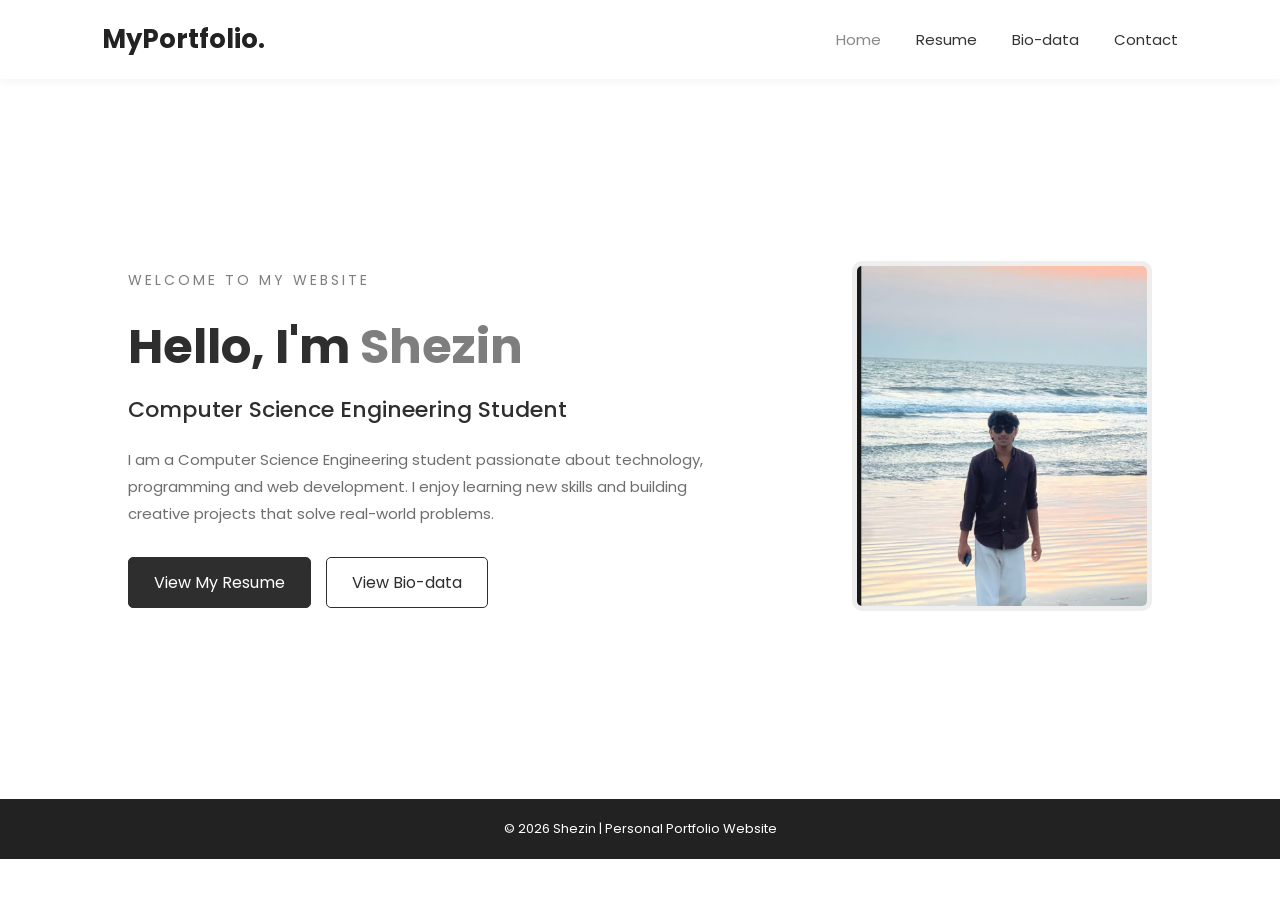
<file: index.html>
<!DOCTYPE html>
<html lang="en">

<head>
    <meta charset="UTF-8">
    <meta name="viewport" content="width=device-width, initial-scale=1.0">

    <title>My Portfolio | Home</title>

    <!-- CSS File -->
    <link rel="stylesheet" href="style.css">

    <!-- Google Fonts -->
    <link href="https://fonts.googleapis.com/css2?family=Poppins:wght@300;400;500;600;700&display=swap" rel="stylesheet">

    <!-- jQuery Library -->
    <script src="https://code.jquery.com/jquery-3.7.1.min.js"></script>

</head>

<body>

    <!-- Navigation Bar -->
    <header>
        <nav class="navbar">

            <div class="logo">MyPortfolio.</div>

            <ul class="nav-links">
                <li><a href="index.html" class="active">Home</a></li>
                <li><a href="resume.html">Resume</a></li>
                <li><a href="biodata.html">Bio-data</a></li>
                <li><a href="contact.html">Contact</a></li>
            </ul>

        </nav>
    </header>


    <!-- Home Section -->
    <section class="home">

        <div class="home-content">

            <p class="welcome">WELCOME TO MY WEBSITE</p>

            <h1>Hello, I'm <span>Shezin</span></h1>

            <h2>Computer Science Engineering Student</h2>

            <p class="description">
                I am a Computer Science Engineering student passionate
                about technology, programming and web development.
                I enjoy learning new skills and building creative
                projects that solve real-world problems.
            </p>

            <div class="buttons">

                <a href="resume.html" class="btn">View My Resume</a>

                <a href="biodata.html" class="btn btn-outline">
                    View Bio-data
                </a>

            </div>

        </div>


        <!-- Profile Image -->
        <div class="home-image">

            <img src="images/profile.jpg" alt="My Profile Picture">

        </div>

    </section>


    <!-- Footer -->
    <footer>
        <p>© 2026 Shezin | Personal Portfolio Website</p>
    </footer>


    <!-- JavaScript File -->
    <script src="script.js"></script>

</body>
</html>
</file>
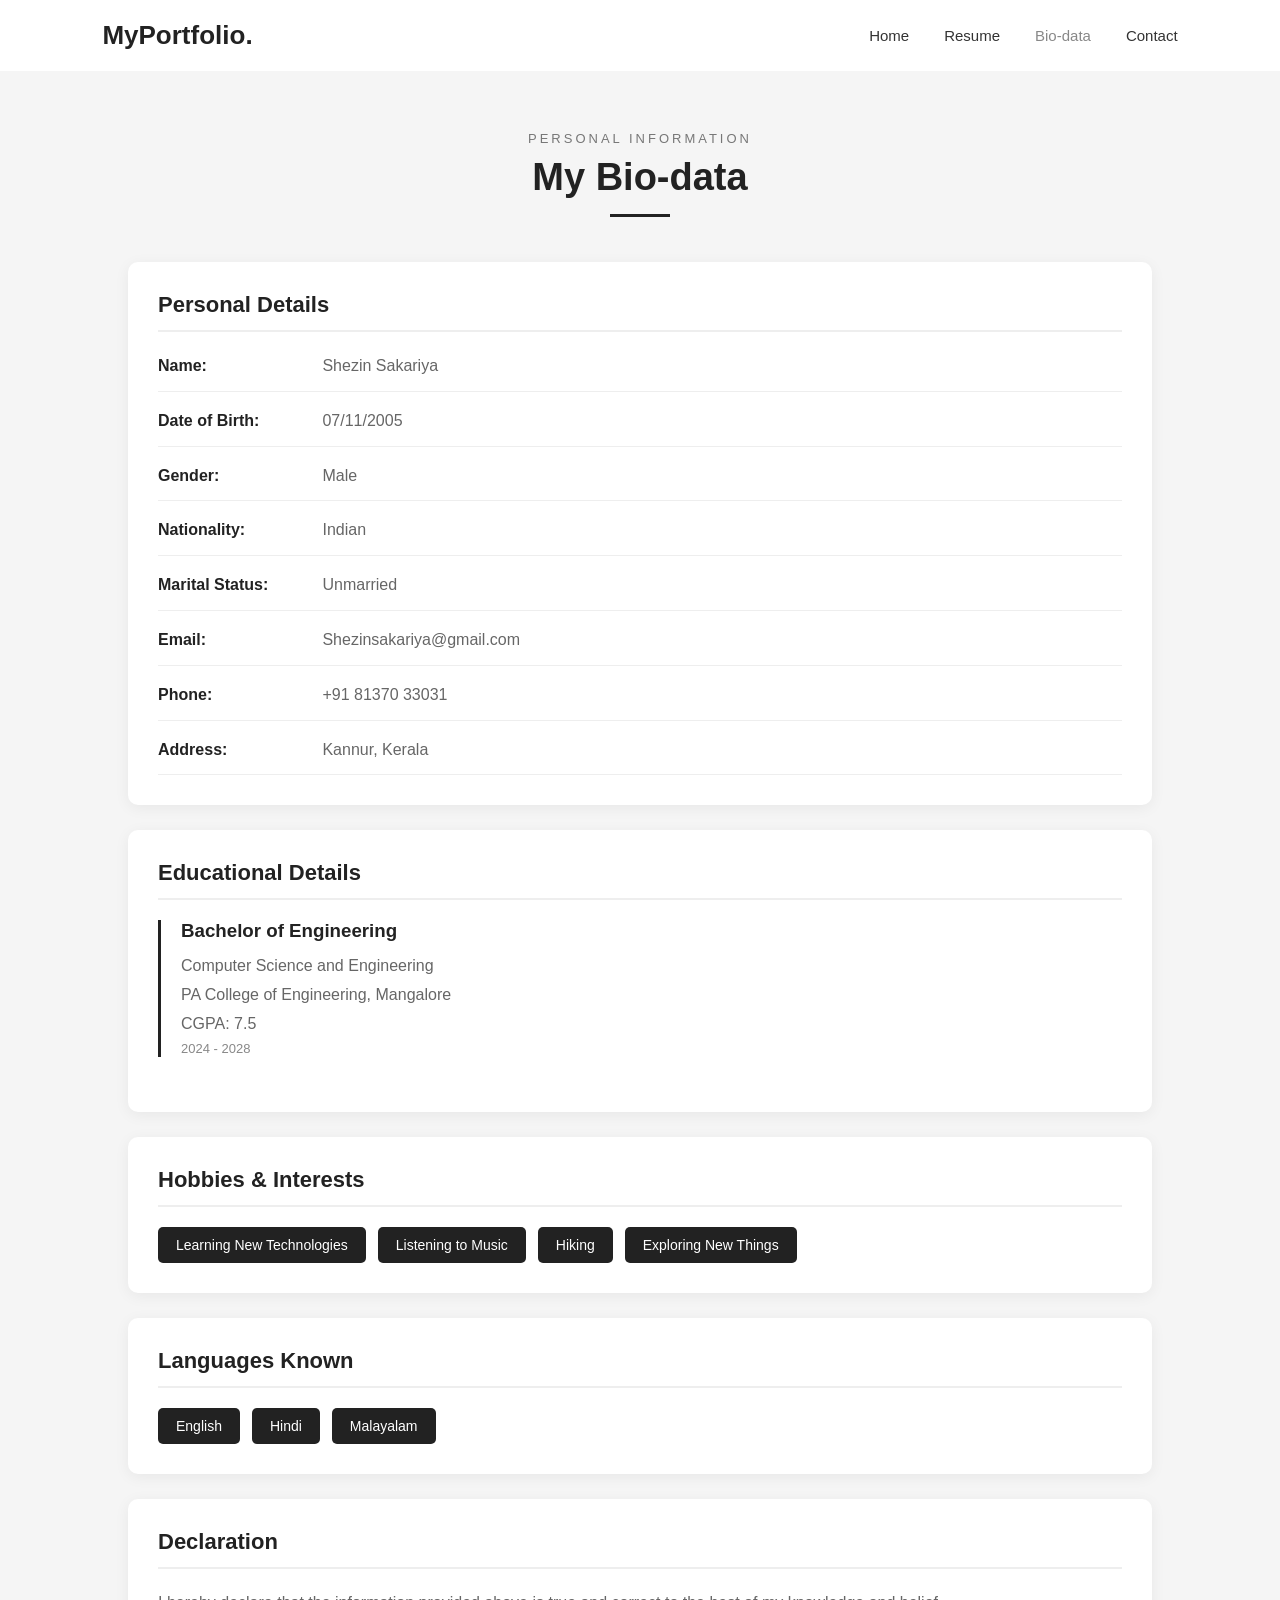
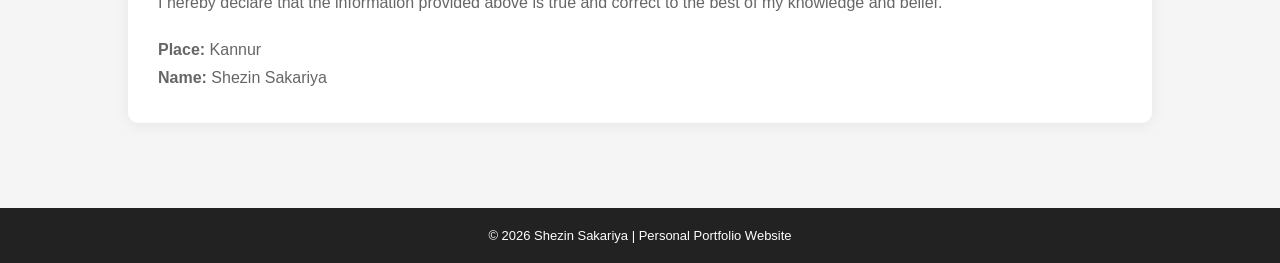
<file: biodata.html>
<!DOCTYPE html>
<html lang="en">

<head>
    <meta charset="UTF-8">
    <meta name="viewport" content="width=device-width, initial-scale=1.0">

    <title>My Portfolio | Bio-data</title>

    <link rel="stylesheet" href="style.css">

    <script src="https://code.jquery.com/jquery-3.7.1.min.js"></script>

</head>

<body>

    <!-- Navigation Bar -->

    <header>
        <nav class="navbar">

            <div class="logo">MyPortfolio.</div>

            <ul class="nav-links">
                <li><a href="index.html">Home</a></li>
                <li><a href="resume.html">Resume</a></li>
                <li><a href="biodata.html" class="active">Bio-data</a></li>
                <li><a href="contact.html">Contact</a></li>
            </ul>

        </nav>
    </header>


    <!-- Bio-data Section -->

    <section class="resume-section">

        <div class="section-heading">

            <p>PERSONAL INFORMATION</p>

            <h1>My Bio-data</h1>

            <div class="underline"></div>

        </div>


        <!-- Personal Details -->

        <div class="resume-card">

            <h2>Personal Details</h2>

            <div class="biodata-item">

                <p><strong>Name:</strong> Shezin Sakariya</p>

                <p><strong>Date of Birth:</strong> 07/11/2005</p>

                <p><strong>Gender:</strong> Male</p>

                <p><strong>Nationality:</strong> Indian</p>

                <p><strong>Marital Status:</strong> Unmarried</p>

                <p><strong>Email:</strong> Shezinsakariya@gmail.com</p>

                <p><strong>Phone:</strong> +91 81370 33031</p>

                <p><strong>Address:</strong> Kannur, Kerala</p>

            </div>

        </div>


        <!-- Educational Details -->

        <div class="resume-card">

            <h2>Educational Details</h2>

            <div class="resume-item">

                <h3>Bachelor of Engineering</h3>

                <p>Computer Science and Engineering</p>

                <p>PA College of Engineering, Mangalore</p>

                <p>CGPA: 7.5</p>

                <span>2024 - 2028</span>

            </div>

        </div>


        <!-- Hobbies -->

        <div class="resume-card">

            <h2>Hobbies & Interests</h2>

            <div class="skills-list">

                <span>Learning New Technologies</span>

                <span>Listening to Music</span>

                <span>Hiking</span>

                <span>Exploring New Things</span>

            </div>

        </div>


        <!-- Languages -->

        <div class="resume-card">

            <h2>Languages Known</h2>

            <div class="skills-list">

                <span>English</span>

                <span>Hindi</span>

                <span>Malayalam</span>

            </div>

        </div>


        <!-- Declaration -->

        <div class="resume-card">

            <h2>Declaration</h2>

            <p>
                I hereby declare that the information provided above
                is true and correct to the best of my knowledge
                and belief.
            </p>

            <br>

            <p><strong>Place:</strong> Kannur</p>

            <p><strong>Name:</strong> Shezin Sakariya</p>

        </div>


    </section>


    <!-- Footer -->

    <footer>

        <p>© 2026 Shezin Sakariya | Personal Portfolio Website</p>

    </footer>


    <script src="script.js"></script>

</body>

</html>
</file>
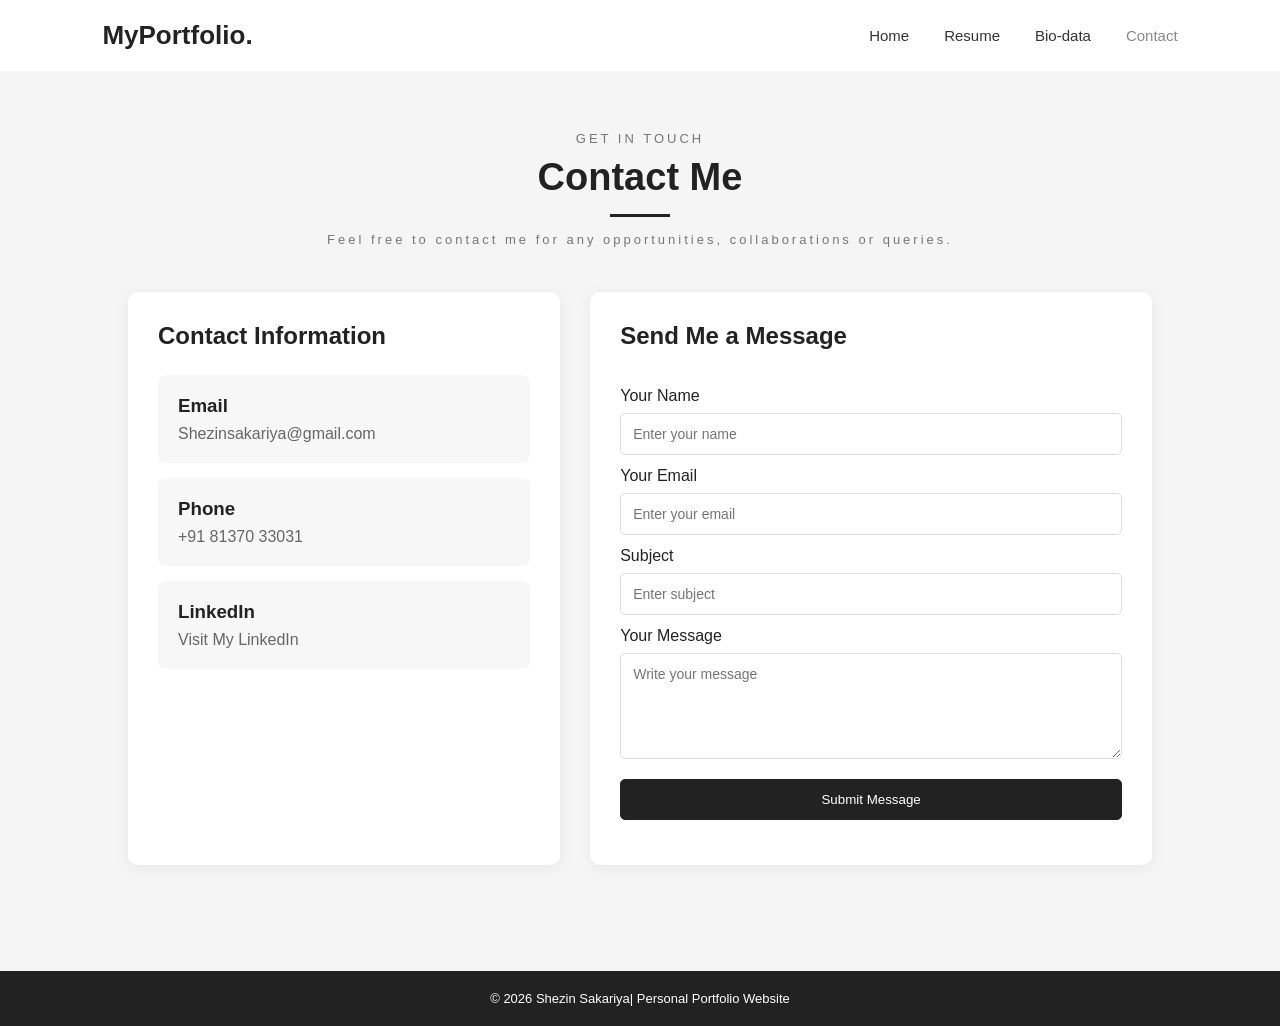
<file: contact.html>
<!DOCTYPE html>
<html lang="en">

<head>
    <meta charset="UTF-8">
    <meta name="viewport" content="width=device-width, initial-scale=1.0">

    <title>My Portfolio | Contact</title>

    <link rel="stylesheet" href="style.css">

    <script src="https://code.jquery.com/jquery-3.7.1.min.js"></script>

</head>

<body>

    <!-- Navigation Bar -->

    <header>
        <nav class="navbar">

            <div class="logo">MyPortfolio.</div>

            <ul class="nav-links">
                <li><a href="index.html">Home</a></li>
                <li><a href="resume.html">Resume</a></li>
                <li><a href="biodata.html">Bio-data</a></li>
                <li><a href="contact.html" class="active">Contact</a></li>
            </ul>

        </nav>
    </header>


    <!-- Contact Section -->

    <section class="contact-section">

        <div class="section-heading">

            <p>GET IN TOUCH</p>

            <h1>Contact Me</h1>

            <div class="underline"></div>

            <p class="contact-intro">
                Feel free to contact me for any opportunities,
                collaborations or queries.
            </p>

        </div>


        <div class="contact-container">

            <!-- Contact Information -->

            <div class="contact-info">

                <h2>Contact Information</h2>

                <div class="contact-card">

                    <h3>Email</h3>

                    <p>Shezinsakariya@gmail.com</p>

                </div>


                <div class="contact-card">

                    <h3>Phone</h3>

                    <p>+91 81370 33031</p>

                </div>


                <div class="contact-card">

                    <h3>LinkedIn</h3>

                    <a href="https://www.linkedin.com/in/shezin-sakariya-128671409"_blank">
                       Visit My LinkedIn
                    </a>

                </div>

            </div>


            <!-- Contact Form -->

            <div class="contact-form">

                <h2>Send Me a Message</h2>

                <form id="contactForm">

                    <label>Your Name</label>

                    <input type="text" id="name"
                    placeholder="Enter your name" required>


                    <label>Your Email</label>

                    <input type="email" id="email"
                    placeholder="Enter your email" required>


                    <label>Subject</label>

                    <input type="text" id="subject"
                    placeholder="Enter subject" required>


                    <label>Your Message</label>

                    <textarea id="message"
                    placeholder="Write your message"
                    rows="5" required></textarea>


                    <button type="submit" class="btn">
                        Submit Message
                    </button>

                </form>

                <p id="successMessage"></p>

            </div>

        </div>

    </section>


    <!-- Footer -->

    <footer>

        <p>© 2026 Shezin Sakariya| Personal Portfolio Website</p>

    </footer>


    <script src="script.js"></script>

</body>

</html>
</file>
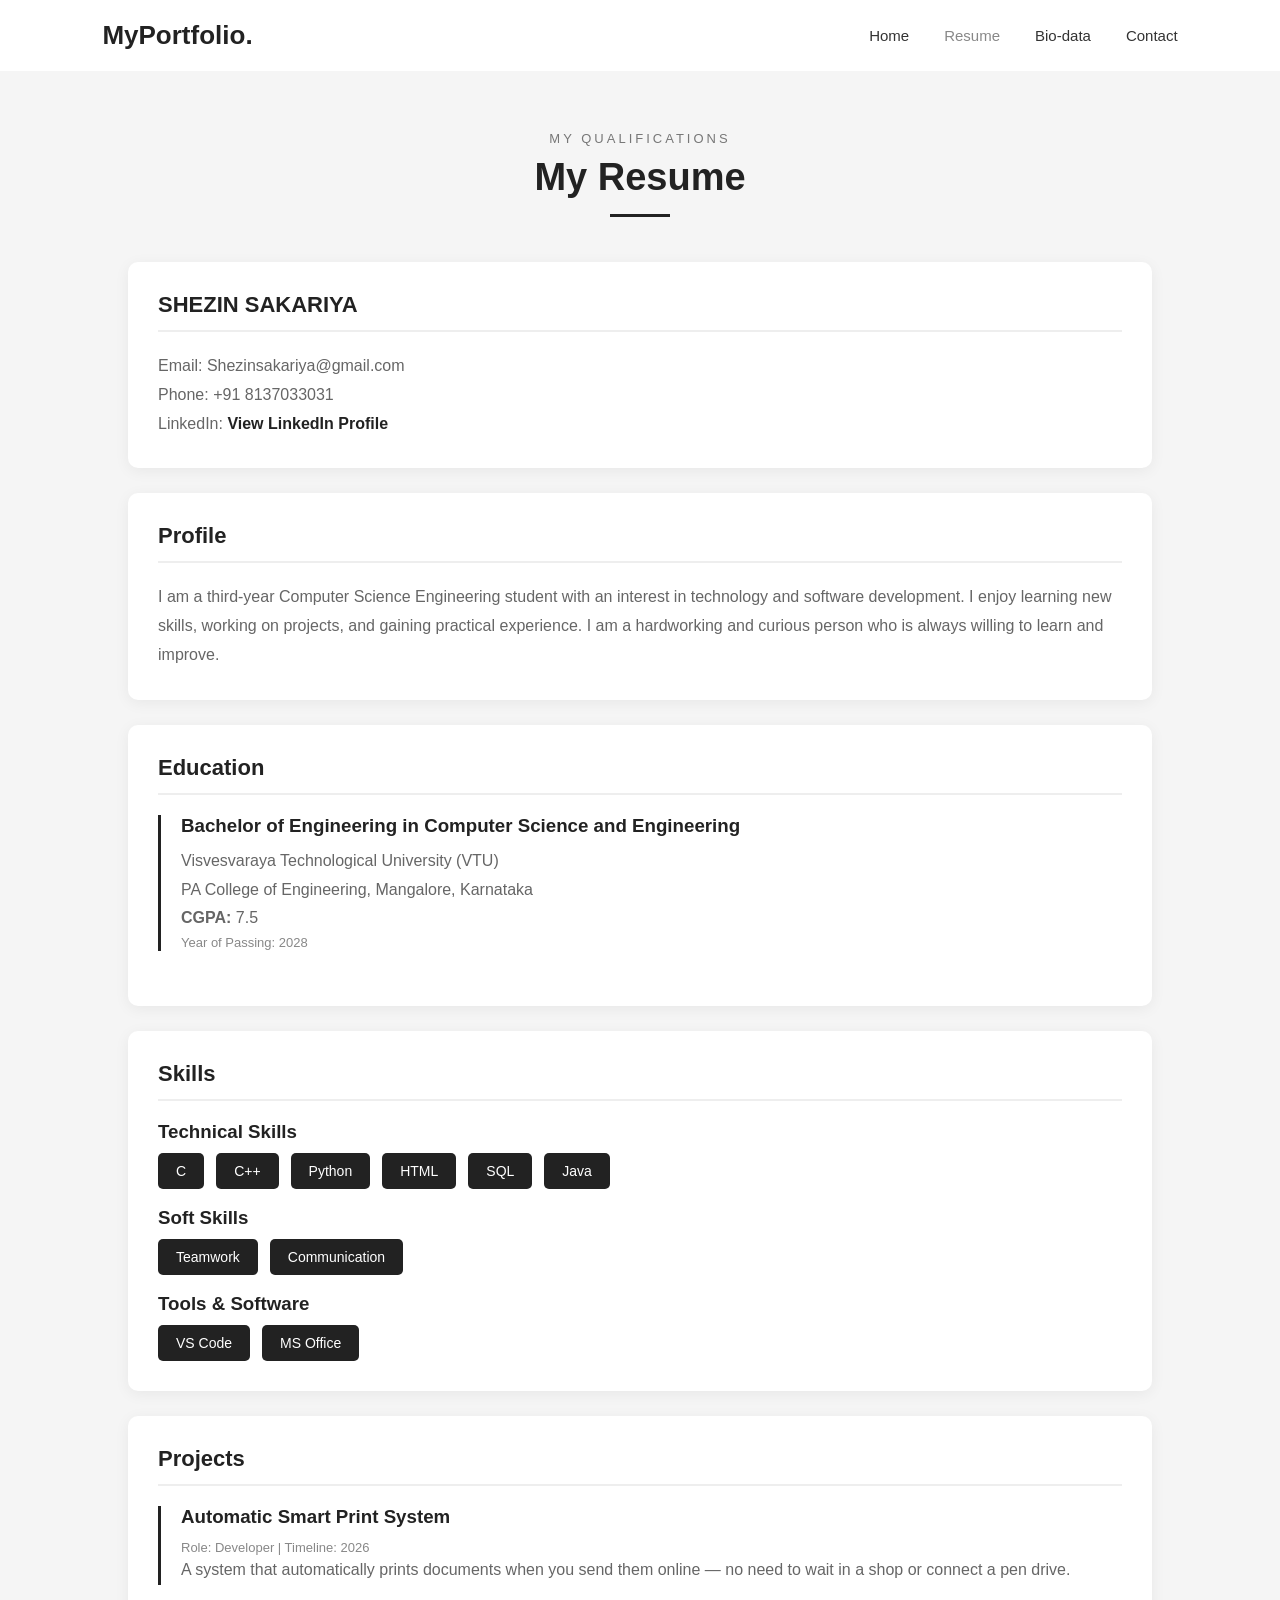
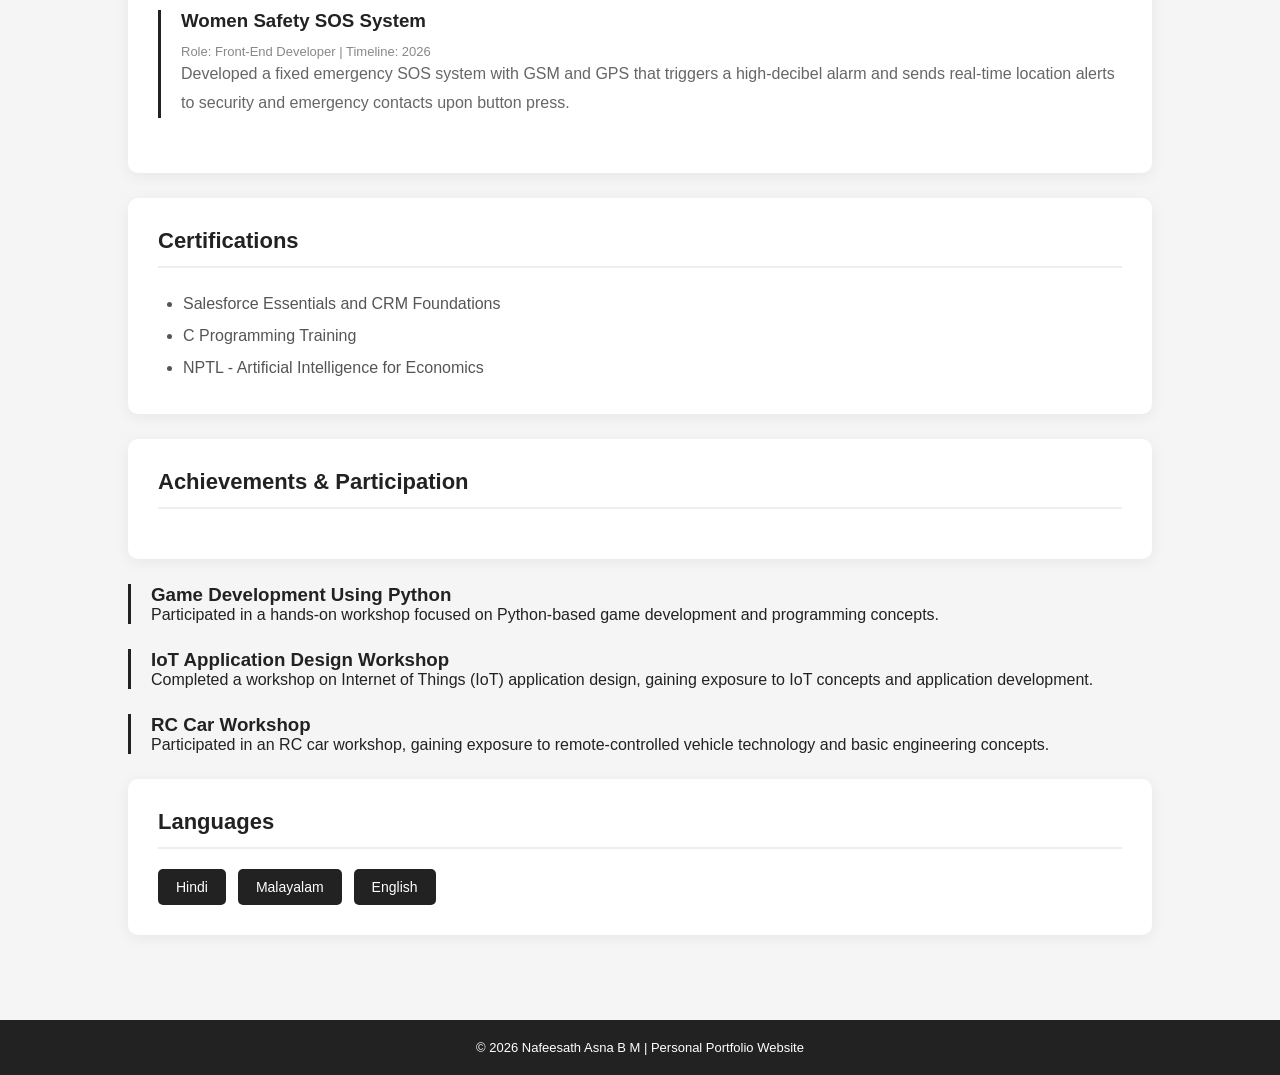
<file: resume.html>
<!DOCTYPE html>
<html lang="en">

<head>
    <meta charset="UTF-8">
    <meta name="viewport" content="width=device-width, initial-scale=1.0">

    <title>My Portfolio | Resume</title>

    <link rel="stylesheet" href="style.css">

    <script src="https://code.jquery.com/jquery-3.7.1.min.js"></script>

</head>

<body>

    <!-- Navigation Bar -->

    <header>
        <nav class="navbar">

            <div class="logo">MyPortfolio.</div>

            <ul class="nav-links">
                <li><a href="index.html">Home</a></li>
                <li><a href="resume.html" class="active">Resume</a></li>
                <li><a href="biodata.html">Bio-data</a></li>
                <li><a href="contact.html">Contact</a></li>
            </ul>

        </nav>
    </header>


    <!-- Resume Section -->

    <section class="resume-section">

        <div class="section-heading">

            <p>MY QUALIFICATIONS</p>

            <h1>My Resume</h1>

            <div class="underline"></div>

        </div>


        <!-- Personal Profile -->

        <div class="resume-card">

            <h2>SHEZIN SAKARIYA </h2>

            <p>
                Email: Shezinsakariya@gmail.com
            </p>

            <p>
                Phone: +91 8137033031
            </p>

            <p>
                LinkedIn:
                <a href="https://www.linkedin.com/in/shezin-sakariya-128671409"
_blank">
                   View LinkedIn Profile
                </a>
            </p>

        </div>


        <!-- Profile -->

        <div class="resume-card">

            <h2>Profile</h2>

            <p>
                I am a third-year Computer Science Engineering student
                with an interest in technology and software development.
                I enjoy learning new skills, working on projects, and
                gaining practical experience. I am a hardworking and
                curious person who is always willing to learn and improve.
            </p>

        </div>


        <!-- Education -->

        <div class="resume-card">

            <h2>Education</h2>

            <div class="resume-item">

                <h3>Bachelor of Engineering in Computer Science and Engineering</h3>

                <p>Visvesvaraya Technological University (VTU)</p>

                <p>PA College of Engineering, Mangalore, Karnataka</p>

                <p><strong>CGPA:</strong> 7.5</p>

                <span>Year of Passing: 2028</span>

            </div>

        </div>


        <!-- Skills -->

        <div class="resume-card">

            <h2>Skills</h2>

            <h3>Technical Skills</h3>

            <div class="skills-list">

                <span>C</span>
                <span>C++</span>
                <span>Python</span>
                <span>HTML</span>
                <span>SQL</span>
                <span>Java</span>

            </div>

            <br>

            <h3>Soft Skills</h3>

            <div class="skills-list">

                <span>Teamwork</span>
                <span>Communication</span>

            </div>

            <br>

            <h3>Tools & Software</h3>

            <div class="skills-list">

                <span>VS Code</span>
                <span>MS Office</span>

            </div>

        </div>


        <!-- Projects -->

        <div class="resume-card">

            <h2>Projects</h2>

            <div class="resume-item">

                <h3>Automatic Smart Print System</h3>

                <span>Role: Developer | Timeline: 2026</span>

                <p>
                    A system that automatically prints documents when
                    you send them online — no need to wait in a shop
                    or connect a pen drive.
                </p>

            </div>


            <div class="resume-item">

                <h3>Women Safety SOS System</h3>

                <span>Role: Front-End Developer | Timeline: 2026</span>

                <p>
                    Developed a fixed emergency SOS system with GSM
                    and GPS that triggers a high-decibel alarm and
                    sends real-time location alerts to security and
                    emergency contacts upon button press.
                </p>

            </div>

        </div>


        <!-- Certifications -->

        <div class="resume-card">

            <h2>Certifications</h2>

            <ul class="resume-list">

                <li>Salesforce Essentials and CRM Foundations</li>

                <li>C Programming Training</li>

                <li>NPTL - Artificial Intelligence for Economics</li>

            </ul>

        </div>


        <!-- Achievements -->

        <div class="resume-card">

            <h2>Achievements & Participation</h2>

            

            </div>


            <div class="resume-item">

                <h3>Game Development Using Python</h3>

                <p>
                    Participated in a hands-on workshop focused on
                    Python-based game development and programming concepts.
                </p>

            </div>


            <div class="resume-item">

                <h3>IoT Application Design Workshop</h3>

                <p>
                    Completed a workshop on Internet of Things (IoT)
                    application design, gaining exposure to IoT concepts
                    and application development.
                </p>

            </div>


            <div class="resume-item">

                <h3>RC Car Workshop</h3>

                <p>
                    Participated in an RC car workshop, gaining exposure
                    to remote-controlled vehicle technology and basic
                    engineering concepts.
                </p>

            </div>

        </div>


        <!-- Languages -->

        <div class="resume-card">

            <h2>Languages</h2>

            <div class="skills-list">

                <span>Hindi</span>
                <span>Malayalam</span>
                <span>English</span>

            </div>

        </div>


    </section>


    <!-- Footer -->

    <footer>

        <p>© 2026 Nafeesath Asna B M | Personal Portfolio Website</p>

    </footer>


    <script src="script.js"></script>

</body>

</html>
</file>
<file: style.css>
/* General Styling */

* {
    margin: 0;
    padding: 0;
    box-sizing: border-box;
    font-family: 'Poppins', sans-serif;
}

body {
    background-color: #ffffff;
    color: #222222;
}


/* Navigation Bar */

header {
    width: 100%;
    padding: 20px 8%;
    background-color: white;
    box-shadow: 0 2px 10px rgba(0, 0, 0, 0.05);
}

.navbar {
    display: flex;
    justify-content: space-between;
    align-items: center;
}

.logo {
    font-size: 26px;
    font-weight: 700;
}

.nav-links {
    display: flex;
    list-style: none;
    gap: 35px;
}

.nav-links a {
    text-decoration: none;
    color: #333;
    font-size: 15px;
    transition: 0.3s;
}

.nav-links a:hover,
.nav-links a.active {
    color: #888888;
}


/* Home Section */

.home {
    min-height: 80vh;
    display: flex;
    align-items: center;
    justify-content: space-between;
    padding: 60px 10%;
    gap: 40px;
}

.home-content {
    max-width: 600px;
}

.welcome {
    font-size: 14px;
    letter-spacing: 3px;
    color: #777;
    margin-bottom: 20px;
}

.home-content h1 {
    font-size: 48px;
    margin-bottom: 10px;
}

.home-content h1 span {
    color: #777;
}

.home-content h2 {
    font-size: 22px;
    font-weight: 500;
    margin-bottom: 20px;
}

.description {
    color: #666;
    line-height: 1.8;
    font-size: 15px;
    margin-bottom: 30px;
}


/* Buttons */

.buttons {
    display: flex;
    gap: 15px;
    flex-wrap: wrap;
}

.btn {
    display: inline-block;
    padding: 12px 25px;
    background-color: #222;
    color: white;
    text-decoration: none;
    border: 1px solid #222;
    border-radius: 5px;
    transition: 0.3s;
}

.btn:hover {
    background-color: #555;
    border-color: #555;
}

.btn-outline {
    background-color: white;
    color: #222;
}

.btn-outline:hover {
    background-color: #222;
    color: white;
}


/* Profile Image */

.home-image img {
    width: 300px;
    height: 350px;
    object-fit: cover;
    border-radius: 10px;
    border: 5px solid #eeeeee;
}


/* Footer */

footer {
    text-align: center;
    padding: 20px;
    background-color: #222;
    color: white;
    font-size: 13px;
}


/* Mobile Responsive Design */

@media (max-width: 768px) {

    .navbar {
        flex-direction: column;
        gap: 20px;
    }

    .nav-links {
        gap: 15px;
        flex-wrap: wrap;
        justify-content: center;
    }

    .home {
        flex-direction: column-reverse;
        text-align: center;
    }

    .home-content h1 {
        font-size: 35px;
    }

    .buttons {
        justify-content: center;
    }

    .home-image img {
        width: 230px;
        height: 270px;
    }

}
/* Resume Additional Styling */

.resume-card h3 {
    margin-bottom: 10px;
}

.resume-card a {
    color: #222;
    text-decoration: none;
    font-weight: 600;
}

.resume-card a:hover {
    text-decoration: underline;
}

.resume-list {
    padding-left: 25px;
    line-height: 2;
    color: #555;
}

.resume-item {
    border-left: 3px solid #222;
    padding-left: 20px;
    margin-bottom: 25px;
}
/* ===== RESUME PAGE DESIGN FIX ===== */

.resume-section {
    padding: 60px 10%;
    background-color: #f5f5f5;
    min-height: 100vh;
}

.section-heading {
    text-align: center;
    margin-bottom: 45px;
}

.section-heading p {
    letter-spacing: 3px;
    color: #777;
    font-size: 13px;
}

.section-heading h1 {
    font-size: 38px;
    margin-top: 10px;
}

.underline {
    width: 60px;
    height: 3px;
    background: #222;
    margin: 15px auto;
}

.resume-card {
    background: white;
    padding: 30px;
    margin-bottom: 25px;
    border-radius: 10px;
    box-shadow: 0 3px 15px rgba(0,0,0,0.06);
    transition: 0.3s;
}

.resume-card:hover {
    transform: translateY(-4px);
}

.resume-card h2 {
    font-size: 22px;
    margin-bottom: 20px;
    border-bottom: 2px solid #eee;
    padding-bottom: 12px;
}

.resume-card h3 {
    margin-bottom: 10px;
}

.resume-card p {
    color: #666;
    line-height: 1.8;
}

.resume-item {
    border-left: 3px solid #222;
    padding-left: 20px;
    margin-bottom: 25px;
}

.resume-item span {
    color: #888;
    font-size: 13px;
}

.skills-list {
    display: flex;
    flex-wrap: wrap;
    gap: 12px;
}

.skills-list span {
    background: #222;
    color: white;
    padding: 10px 18px;
    border-radius: 5px;
    font-size: 14px;
}

.resume-list {
    padding-left: 25px;
    line-height: 2;
    color: #555;
}

.resume-card a {
    color: #222;
    text-decoration: none;
}

@media (max-width: 768px) {

    .resume-section {
        padding: 40px 5%;
    }

    .section-heading h1 {
        font-size: 30px;
    }

    .resume-card {
        padding: 20px;
    }

}
/* BIODATA PAGE */

.biodata-item {
    display: flex;
    flex-direction: column;
    gap: 15px;
}

.biodata-item p {
    padding-bottom: 10px;
    border-bottom: 1px solid #eee;
}

.biodata-item strong {
    color: #222;
    display: inline-block;
    min-width: 160px;
}

.resume-card {
    transition: 0.3s ease;
}
/* CONTACT PAGE */

.contact-section {
    padding: 60px 10%;
    background-color: #f5f5f5;
    min-height: 100vh;
}

.contact-intro {
    margin-top: 15px;
    color: #666;
}

.contact-container {
    display: grid;
    grid-template-columns: 1fr 1.3fr;
    gap: 30px;
    margin-top: 40px;
}

.contact-info,
.contact-form {
    background: white;
    padding: 30px;
    border-radius: 10px;
    box-shadow: 0 3px 15px rgba(0,0,0,0.06);
}

.contact-info h2,
.contact-form h2 {
    margin-bottom: 25px;
}

.contact-card {
    padding: 20px;
    margin-bottom: 15px;
    background: #f7f7f7;
    border-radius: 8px;
}

.contact-card h3 {
    margin-bottom: 8px;
}

.contact-card p,
.contact-card a {
    color: #666;
    text-decoration: none;
    word-break: break-word;
}

.contact-card a:hover {
    text-decoration: underline;
}

.contact-form form {
    display: flex;
    flex-direction: column;
}

.contact-form label {
    margin: 12px 0 8px;
    font-weight: 500;
}

.contact-form input,
.contact-form textarea {
    padding: 12px;
    border: 1px solid #ddd;
    border-radius: 5px;
    font-size: 14px;
    outline: none;
}

.contact-form input:focus,
.contact-form textarea:focus {
    border-color: #222;
}

.contact-form textarea {
    resize: vertical;
}

.contact-form button {
    margin-top: 20px;
    cursor: pointer;
}

#successMessage {
    color: green;
    margin-top: 15px;
    font-weight: 500;
}

@media (max-width: 768px) {

    .contact-section {
        padding: 40px 5%;
    }

    .contact-container {
        grid-template-columns: 1fr;
    }

}
</file>
